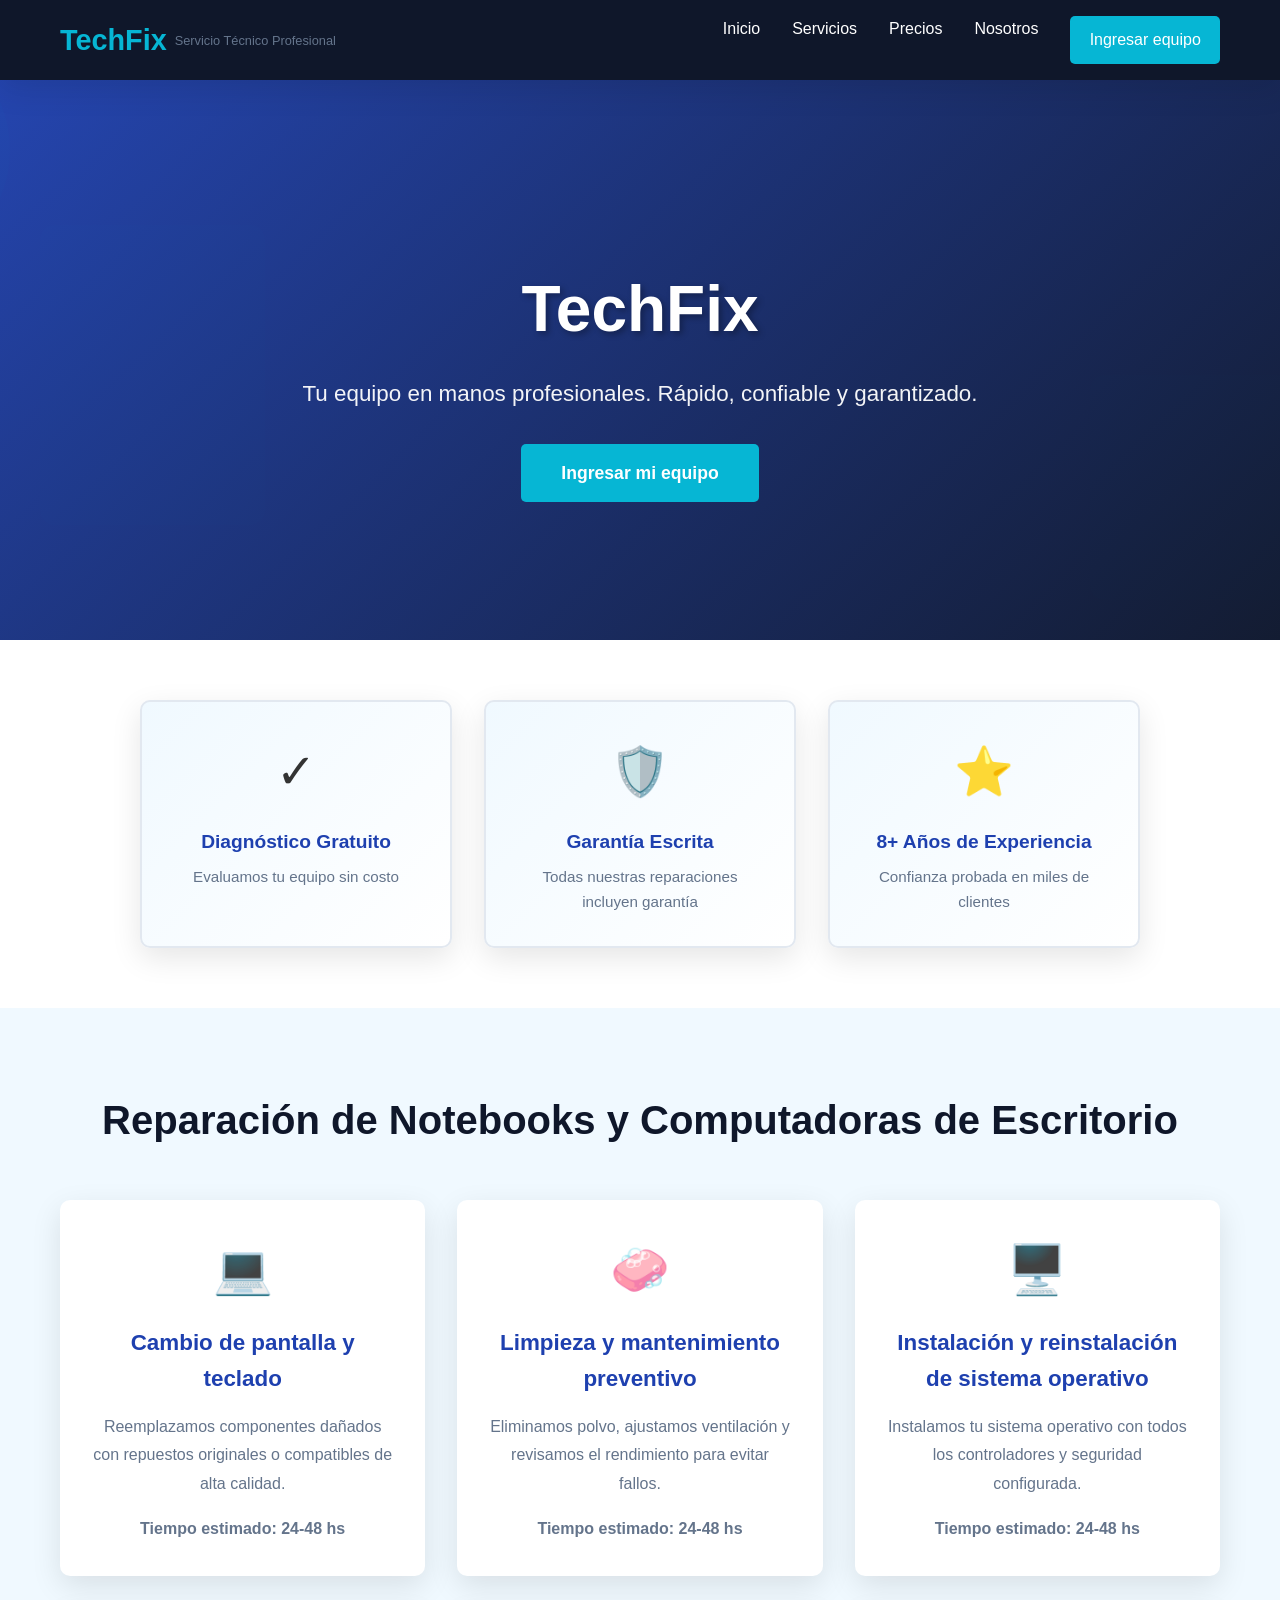
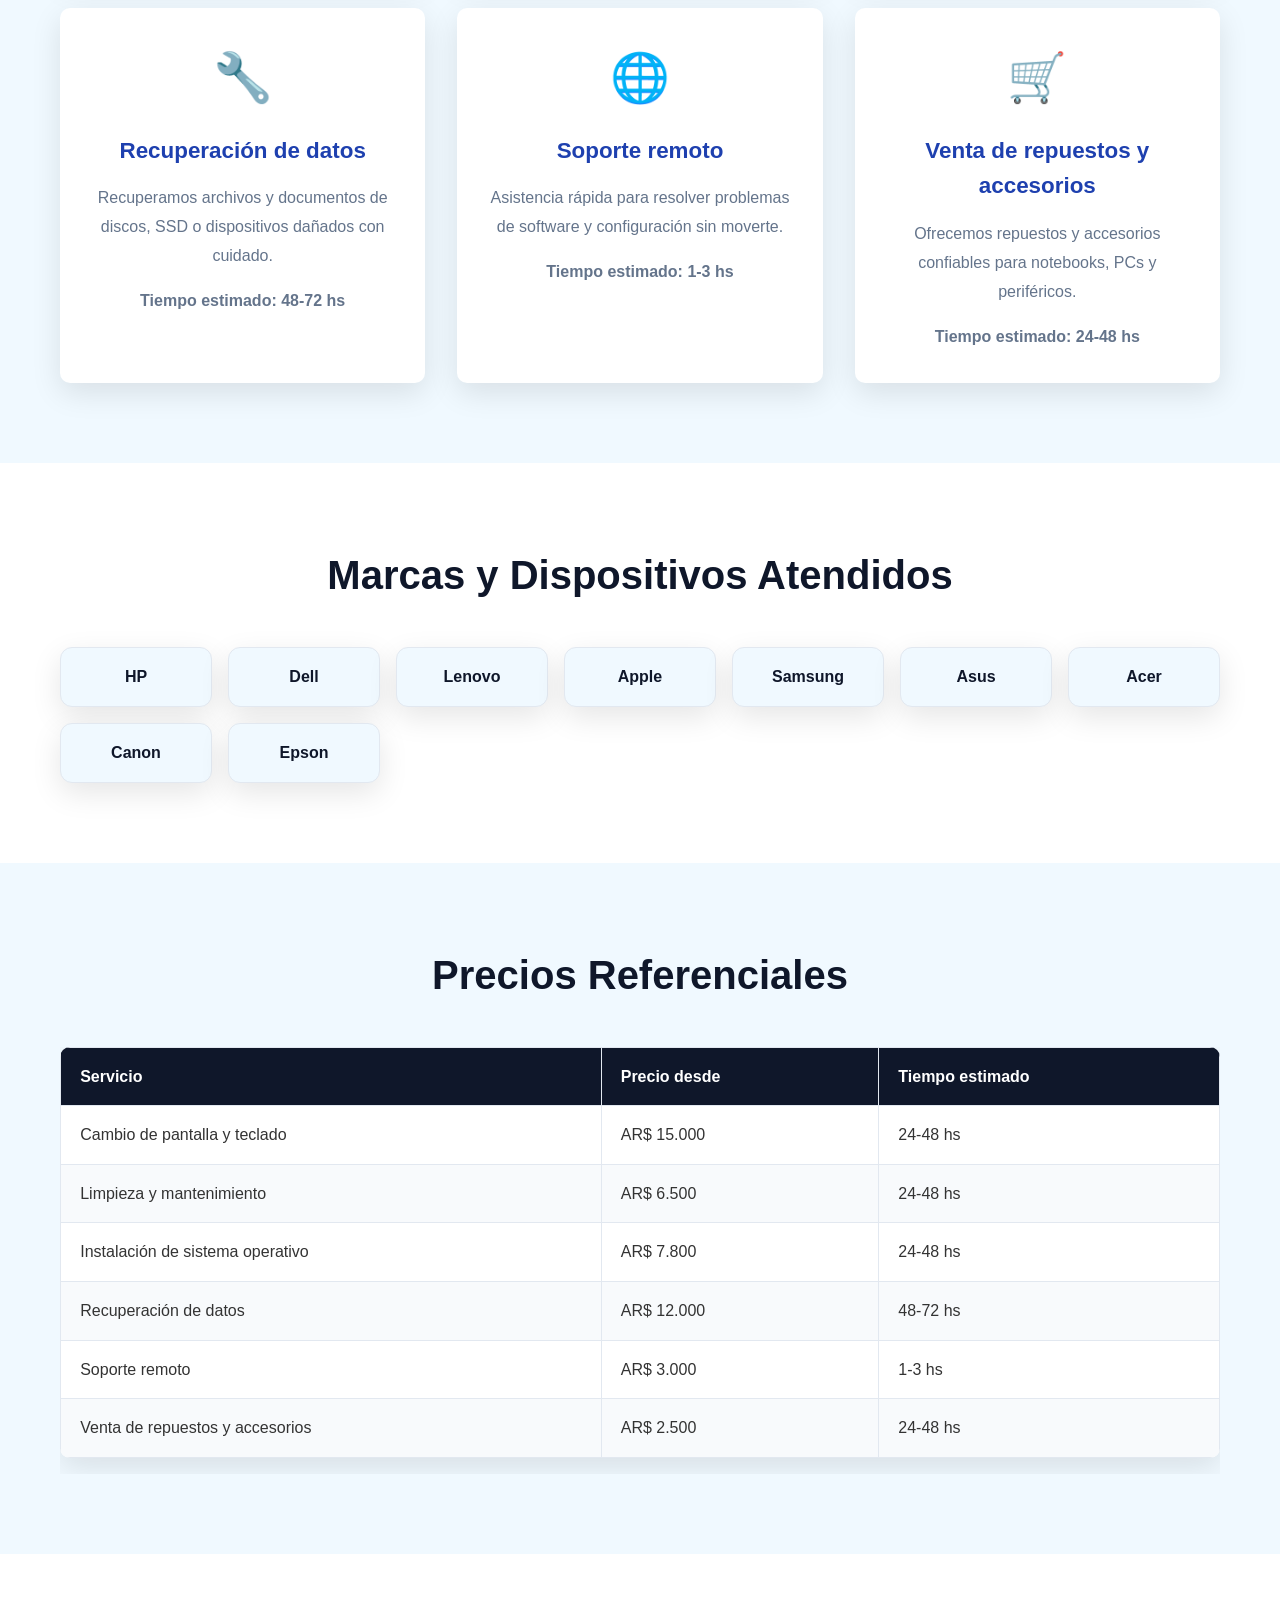
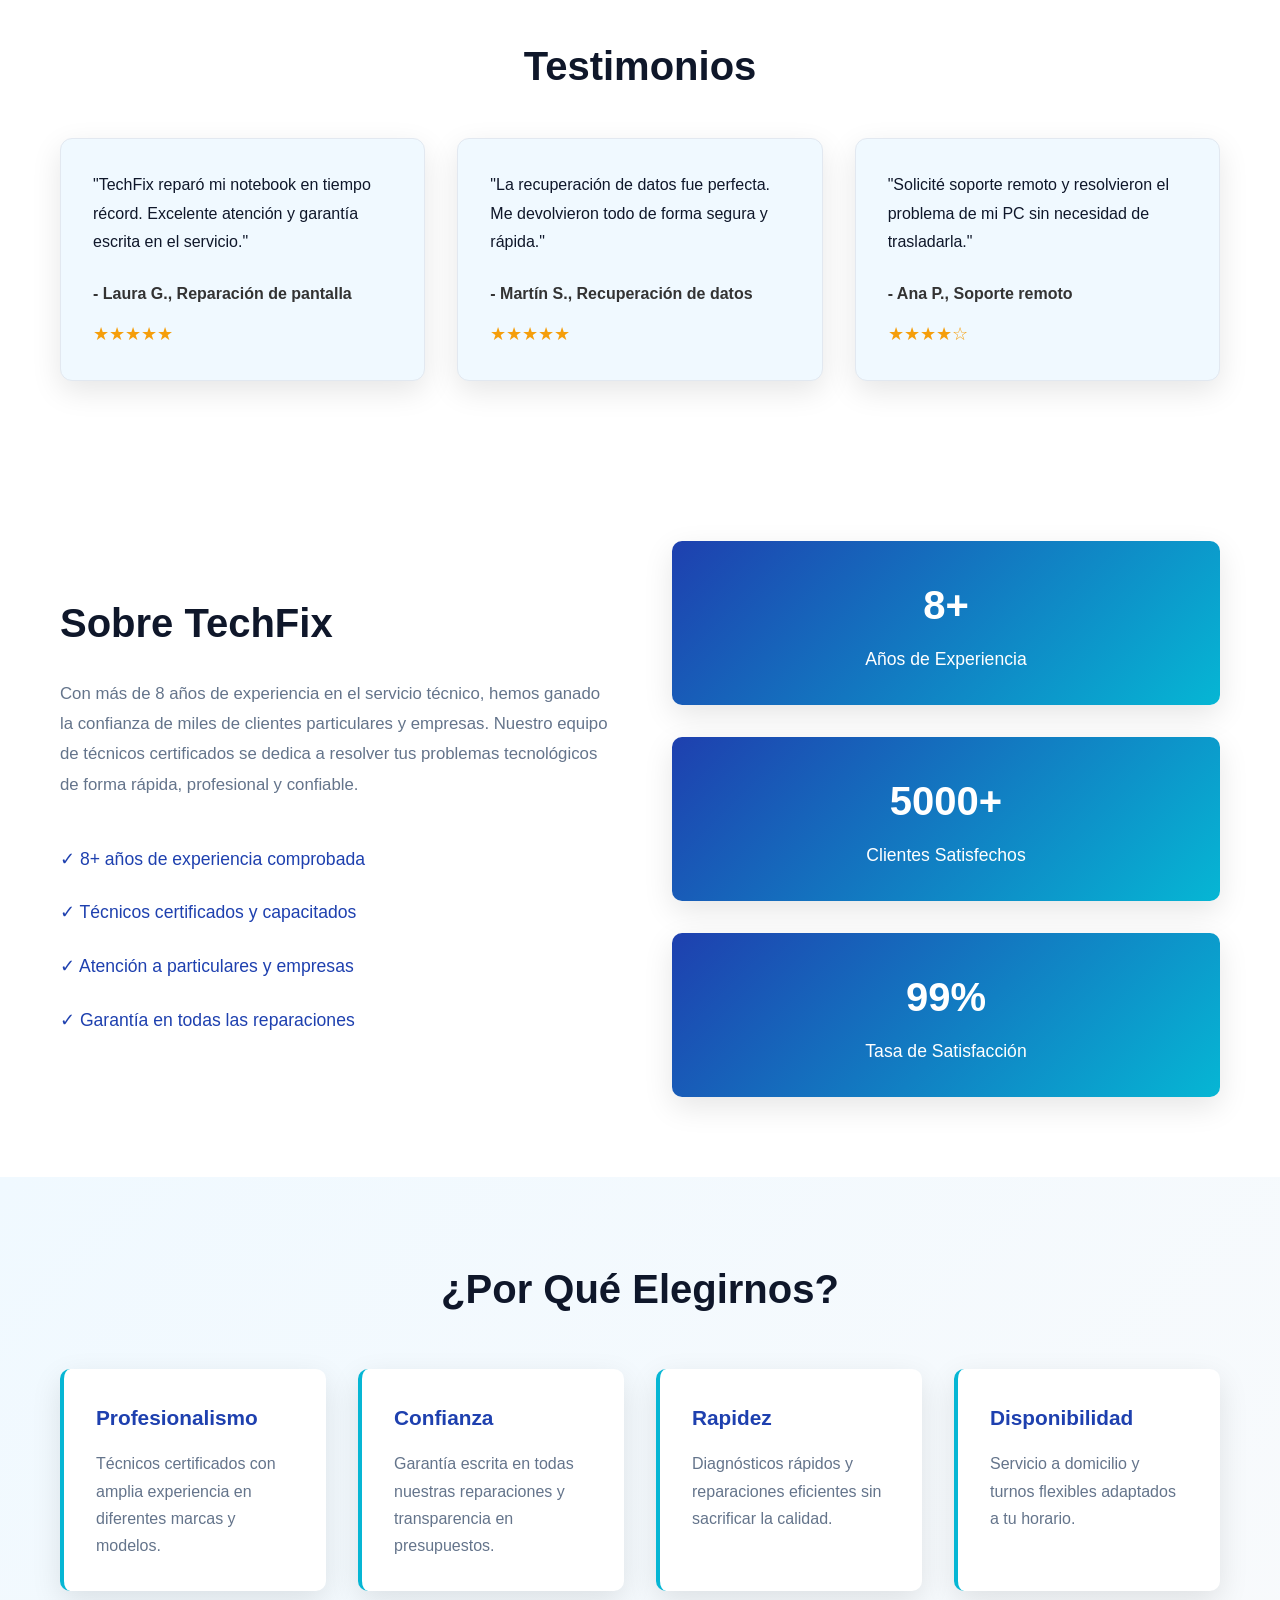
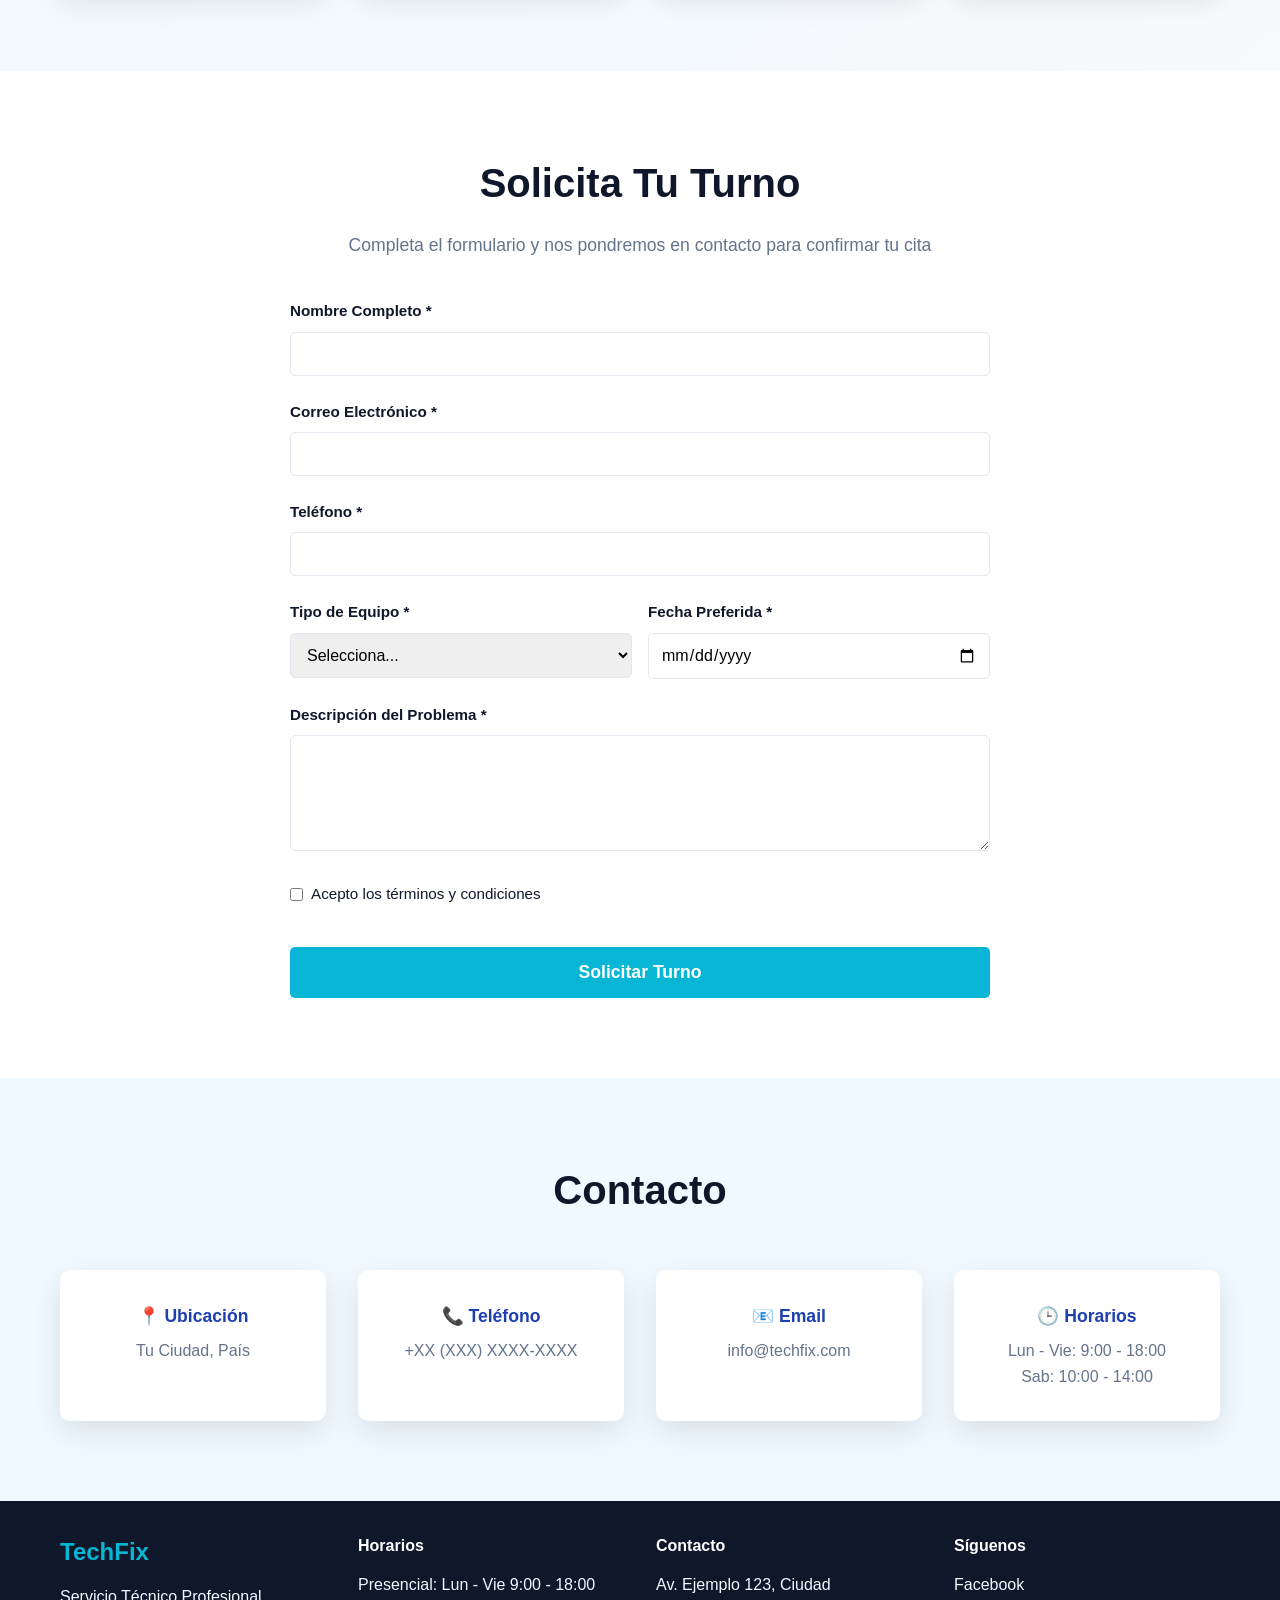
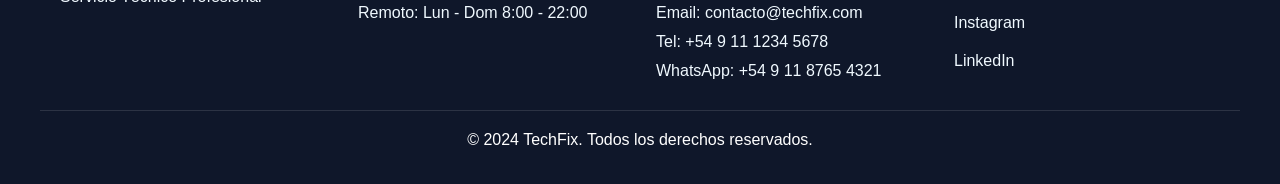
<file: index.html>
<!DOCTYPE html>
<html lang="es">
<head>
    <meta charset="UTF-8">
    <meta name="viewport" content="width=device-width, initial-scale=1.0">
    <title>TechFix - Servicio Técnico Profesional</title>
    <link rel="stylesheet" href="style.css">
</head>
<body>
    <!-- Navegación -->
    <header class="navbar">
        <div class="container">
            <div class="logo">
                <h1>TechFix</h1>
                <p class="tagline">Servicio Técnico Profesional</p>
            </div>
            <nav class="nav-links">
                <a href="#inicio">Inicio</a>
                <a href="#servicios">Servicios</a>
                <a href="#precios">Precios</a>
                <a href="#nosotros">Nosotros</a>
                <a href="ingreso.html" class="nav-ingresar">Ingresar equipo</a>
            </nav>
        </div>
    </header>

    <!-- Banner Principal -->
    <section id="inicio" class="hero">
        <div class="hero-overlay"></div>
        <div class="hero-content">
            <h1>TechFix</h1>
            <p class="hero-slogan">Tu equipo en manos profesionales. Rápido, confiable y garantizado.</p>
            <a href="ingreso.html" class="btn btn-primary btn-large">Ingresar mi equipo</a>
        </div>
    </section>

    <!-- Indicadores de Confianza -->
    <section class="indicadores">
        <div class="container">
            <div class="indicadores-grid">
                <div class="indicador">
                    <div class="indicador-icon">✓</div>
                    <h3>Diagnóstico Gratuito</h3>
                    <p>Evaluamos tu equipo sin costo</p>
                </div>
                <div class="indicador">
                    <div class="indicador-icon">🛡️</div>
                    <h3>Garantía Escrita</h3>
                    <p>Todas nuestras reparaciones incluyen garantía</p>
                </div>
                <div class="indicador">
                    <div class="indicador-icon">⭐</div>
                    <h3>8+ Años de Experiencia</h3>
                    <p>Confianza probada en miles de clientes</p>
                </div>
            </div>
        </div>
    </section>

    <!-- Servicios Destacados -->
    <section id="servicios" class="servicios">
        <div class="container">
            <h2>Reparación de Notebooks y Computadoras de Escritorio</h2>
            <div class="servicios-grid">
                <div class="servicio-card">
                    <div class="servicio-icon">💻</div>
                    <h3>Cambio de pantalla y teclado</h3>
                    <p>Reemplazamos componentes dañados con repuestos originales o compatibles de alta calidad.</p>
                    <p class="servicio-time">Tiempo estimado: 24-48 hs</p>
                </div>
                <div class="servicio-card">
                    <div class="servicio-icon">🧼</div>
                    <h3>Limpieza y mantenimiento preventivo</h3>
                    <p>Eliminamos polvo, ajustamos ventilación y revisamos el rendimiento para evitar fallos.</p>
                    <p class="servicio-time">Tiempo estimado: 24-48 hs</p>
                </div>
                <div class="servicio-card">
                    <div class="servicio-icon">🖥️</div>
                    <h3>Instalación y reinstalación de sistema operativo</h3>
                    <p>Instalamos tu sistema operativo con todos los controladores y seguridad configurada.</p>
                    <p class="servicio-time">Tiempo estimado: 24-48 hs</p>
                </div>
                <div class="servicio-card">
                    <div class="servicio-icon">🔧</div>
                    <h3>Recuperación de datos</h3>
                    <p>Recuperamos archivos y documentos de discos, SSD o dispositivos dañados con cuidado.</p>
                    <p class="servicio-time">Tiempo estimado: 48-72 hs</p>
                </div>
                <div class="servicio-card">
                    <div class="servicio-icon">🌐</div>
                    <h3>Soporte remoto</h3>
                    <p>Asistencia rápida para resolver problemas de software y configuración sin moverte.</p>
                    <p class="servicio-time">Tiempo estimado: 1-3 hs</p>
                </div>
                <div class="servicio-card">
                    <div class="servicio-icon">🛒</div>
                    <h3>Venta de repuestos y accesorios</h3>
                    <p>Ofrecemos repuestos y accesorios confiables para notebooks, PCs y periféricos.</p>
                    <p class="servicio-time">Tiempo estimado: 24-48 hs</p>
                </div>
            </div>
        </div>
    </section>

    <!-- Marcas y Dispositivos Atendidos -->
    <section id="marcas" class="marcas">
        <div class="container">
            <h2>Marcas y Dispositivos Atendidos</h2>
            <div class="marcas-grid">
                <div class="marca-item">HP</div>
                <div class="marca-item">Dell</div>
                <div class="marca-item">Lenovo</div>
                <div class="marca-item">Apple</div>
                <div class="marca-item">Samsung</div>
                <div class="marca-item">Asus</div>
                <div class="marca-item">Acer</div>
                <div class="marca-item">Canon</div>
                <div class="marca-item">Epson</div>
            </div>
        </div>
    </section>

    <!-- Tabla de Precios Referenciales -->
    <section id="precios" class="precios">
        <div class="container">
            <h2>Precios Referenciales</h2>
            <div class="tabla-precios-wrapper">
                <table class="tabla-precios">
                    <thead>
                        <tr>
                            <th>Servicio</th>
                            <th>Precio desde</th>
                            <th>Tiempo estimado</th>
                        </tr>
                    </thead>
                    <tbody>
                        <tr>
                            <td>Cambio de pantalla y teclado</td>
                            <td>AR$ 15.000</td>
                            <td>24-48 hs</td>
                        </tr>
                        <tr>
                            <td>Limpieza y mantenimiento</td>
                            <td>AR$ 6.500</td>
                            <td>24-48 hs</td>
                        </tr>
                        <tr>
                            <td>Instalación de sistema operativo</td>
                            <td>AR$ 7.800</td>
                            <td>24-48 hs</td>
                        </tr>
                        <tr>
                            <td>Recuperación de datos</td>
                            <td>AR$ 12.000</td>
                            <td>48-72 hs</td>
                        </tr>
                        <tr>
                            <td>Soporte remoto</td>
                            <td>AR$ 3.000</td>
                            <td>1-3 hs</td>
                        </tr>
                        <tr>
                            <td>Venta de repuestos y accesorios</td>
                            <td>AR$ 2.500</td>
                            <td>24-48 hs</td>
                        </tr>
                    </tbody>
                </table>
            </div>
        </div>
    </section>

    <!-- Testimonios -->
    <section class="testimonios">
        <div class="container">
            <h2>Testimonios</h2>
            <div class="testimonios-grid">
                <div class="testimonio-card">
                    <p class="testimonio-text">"TechFix reparó mi notebook en tiempo récord. Excelente atención y garantía escrita en el servicio."</p>
                    <p class="testimonio-author">- Laura G., Reparación de pantalla</p>
                    <div class="testimonio-rating">★★★★★</div>
                </div>
                <div class="testimonio-card">
                    <p class="testimonio-text">"La recuperación de datos fue perfecta. Me devolvieron todo de forma segura y rápida."</p>
                    <p class="testimonio-author">- Martín S., Recuperación de datos</p>
                    <div class="testimonio-rating">★★★★★</div>
                </div>
                <div class="testimonio-card">
                    <p class="testimonio-text">"Solicité soporte remoto y resolvieron el problema de mi PC sin necesidad de trasladarla."</p>
                    <p class="testimonio-author">- Ana P., Soporte remoto</p>
                    <div class="testimonio-rating">★★★★☆</div>
                </div>
            </div>
        </div>
    </section>

    <!-- Sobre Nosotros -->
    <section id="nosotros" class="nosotros">
        <div class="container">
            <div class="nosotros-content">
                <div class="nosotros-text">
                    <h2>Sobre TechFix</h2>
                    <p>Con más de 8 años de experiencia en el servicio técnico, hemos ganado la confianza de miles de clientes particulares y empresas. Nuestro equipo de técnicos certificados se dedica a resolver tus problemas tecnológicos de forma rápida, profesional y confiable.</p>
                    <ul class="caracteristicas">
                        <li>✓ 8+ años de experiencia comprobada</li>
                        <li>✓ Técnicos certificados y capacitados</li>
                        <li>✓ Atención a particulares y empresas</li>
                        <li>✓ Garantía en todas las reparaciones</li>
                    </ul>
                </div>
                <div class="nosotros-stats">
                    <div class="stat">
                        <h3>8+</h3>
                        <p>Años de Experiencia</p>
                    </div>
                    <div class="stat">
                        <h3>5000+</h3>
                        <p>Clientes Satisfechos</p>
                    </div>
                    <div class="stat">
                        <h3>99%</h3>
                        <p>Tasa de Satisfacción</p>
                    </div>
                </div>
            </div>
        </div>
    </section>

    <!-- Por qué elegirnos -->
    <section class="por-que-elegirnos">
        <div class="container">
            <h2>¿Por Qué Elegirnos?</h2>
            <div class="razones-grid">
                <div class="razon">
                    <h4>Profesionalismo</h4>
                    <p>Técnicos certificados con amplia experiencia en diferentes marcas y modelos.</p>
                </div>
                <div class="razon">
                    <h4>Confianza</h4>
                    <p>Garantía escrita en todas nuestras reparaciones y transparencia en presupuestos.</p>
                </div>
                <div class="razon">
                    <h4>Rapidez</h4>
                    <p>Diagnósticos rápidos y reparaciones eficientes sin sacrificar la calidad.</p>
                </div>
                <div class="razon">
                    <h4>Disponibilidad</h4>
                    <p>Servicio a domicilio y turnos flexibles adaptados a tu horario.</p>
                </div>
            </div>
        </div>
    </section>

    <!-- Formulario de Turno -->
    <section id="turno" class="turno">
        <div class="container">
            <h2>Solicita Tu Turno</h2>
            <p class="subtitle">Completa el formulario y nos pondremos en contacto para confirmar tu cita</p>
            <form class="turno-form" id="turnoForm">
                <div class="form-group">
                    <label for="nombre">Nombre Completo *</label>
                    <input type="text" id="nombre" name="nombre" required>
                </div>
                <div class="form-group">
                    <label for="email">Correo Electrónico *</label>
                    <input type="email" id="email" name="email" required>
                </div>
                <div class="form-group">
                    <label for="telefono">Teléfono *</label>
                    <input type="tel" id="telefono" name="telefono" required>
                </div>
                <div class="form-row">
                    <div class="form-group">
                        <label for="tipo-equipo">Tipo de Equipo *</label>
                        <select id="tipo-equipo" name="tipo-equipo" required>
                            <option value="">Selecciona...</option>
                            <option value="computadora">Computadora / PC</option>
                            <option value="notebook">Notebook / Laptop</option>
                            <option value="tablet">Tablet</option>
                            <option value="smartphone">Smartphone</option>
                            <option value="impresora">Impresora</option>
                            <option value="otro">Otro</option>
                        </select>
                    </div>
                    <div class="form-group">
                        <label for="fecha">Fecha Preferida *</label>
                        <input type="date" id="fecha" name="fecha" required>
                    </div>
                </div>
                <div class="form-group">
                    <label for="problema">Descripción del Problema *</label>
                    <textarea id="problema" name="problema" rows="5" required></textarea>
                </div>
                <div class="form-group checkbox">
                    <input type="checkbox" id="terminos" name="terminos" required>
                    <label for="terminos">Acepto los términos y condiciones</label>
                </div>
                <button type="submit" class="btn btn-primary btn-large">Solicitar Turno</button>
            </form>
            <div id="mensaje-exito" class="mensaje-exito" style="display: none;">
                ✓ Tu solicitud ha sido enviada. Nos contactaremos pronto para confirmar tu turno.
            </div>
        </div>
    </section>

    <!-- Contacto -->
    <section id="contacto" class="contacto">
        <div class="container">
            <h2>Contacto</h2>
            <div class="contacto-info">
                <div class="info-item">
                    <h4>📍 Ubicación</h4>
                    <p>Tu Ciudad, País</p>
                </div>
                <div class="info-item">
                    <h4>📞 Teléfono</h4>
                    <p>+XX (XXX) XXXX-XXXX</p>
                </div>
                <div class="info-item">
                    <h4>📧 Email</h4>
                    <p>info@techfix.com</p>
                </div>
                <div class="info-item">
                    <h4>🕒 Horarios</h4>
                    <p>Lun - Vie: 9:00 - 18:00<br>Sab: 10:00 - 14:00</p>
                </div>
            </div>
        </div>
    </section>

    <!-- Footer -->
    <footer class="footer">
        <div class="container footer-grid">
            <div class="footer-brand">
                <h2>TechFix</h2>
                <p>Servicio Técnico Profesional</p>
            </div>
            <div class="footer-info">
                <h4>Horarios</h4>
                <p>Presencial: Lun - Vie 9:00 - 18:00</p>
                <p>Remoto: Lun - Dom 8:00 - 22:00</p>
            </div>
            <div class="footer-contacto">
                <h4>Contacto</h4>
                <p>Av. Ejemplo 123, Ciudad</p>
                <p>Email: contacto@techfix.com</p>
                <p>Tel: +54 9 11 1234 5678</p>
                <p>WhatsApp: +54 9 11 8765 4321</p>
            </div>
            <div class="footer-redes">
                <h4>Síguenos</h4>
                <div class="social-links">
                    <a href="#">Facebook</a>
                    <a href="#">Instagram</a>
                    <a href="#">LinkedIn</a>
                </div>
            </div>
        </div>
        <div class="container footer-copy">
            <p>&copy; 2024 TechFix. Todos los derechos reservados.</p>
        </div>
    </footer>

    <script>
        document.getElementById('turnoForm').addEventListener('submit', function(e) {
            e.preventDefault();
            
            // Simulamos el envío del formulario
            const form = this;
            const mensajeExito = document.getElementById('mensaje-exito');
            
            // Mostrar mensaje de éxito
            mensajeExito.style.display = 'block';
            
            // Ocultar formulario
            form.style.display = 'none';
            
            // En una implementación real, aquí enviarías los datos a un servidor
            console.log({
                nombre: document.getElementById('nombre').value,
                email: document.getElementById('email').value,
                telefono: document.getElementById('telefono').value,
                tipoEquipo: document.getElementById('tipo-equipo').value,
                fecha: document.getElementById('fecha').value,
                problema: document.getElementById('problema').value
            });
        });

        // Navegación suave
        document.querySelectorAll('a[href^="#"]').forEach(anchor => {
            anchor.addEventListener('click', function(e) {
                if (this.getAttribute('href') === '#') return;
                e.preventDefault();
                const target = document.querySelector(this.getAttribute('href'));
                if (target) {
                    target.scrollIntoView({ behavior: 'smooth' });
                }
            });
        });
    </script>
</body>
</html>
</file>
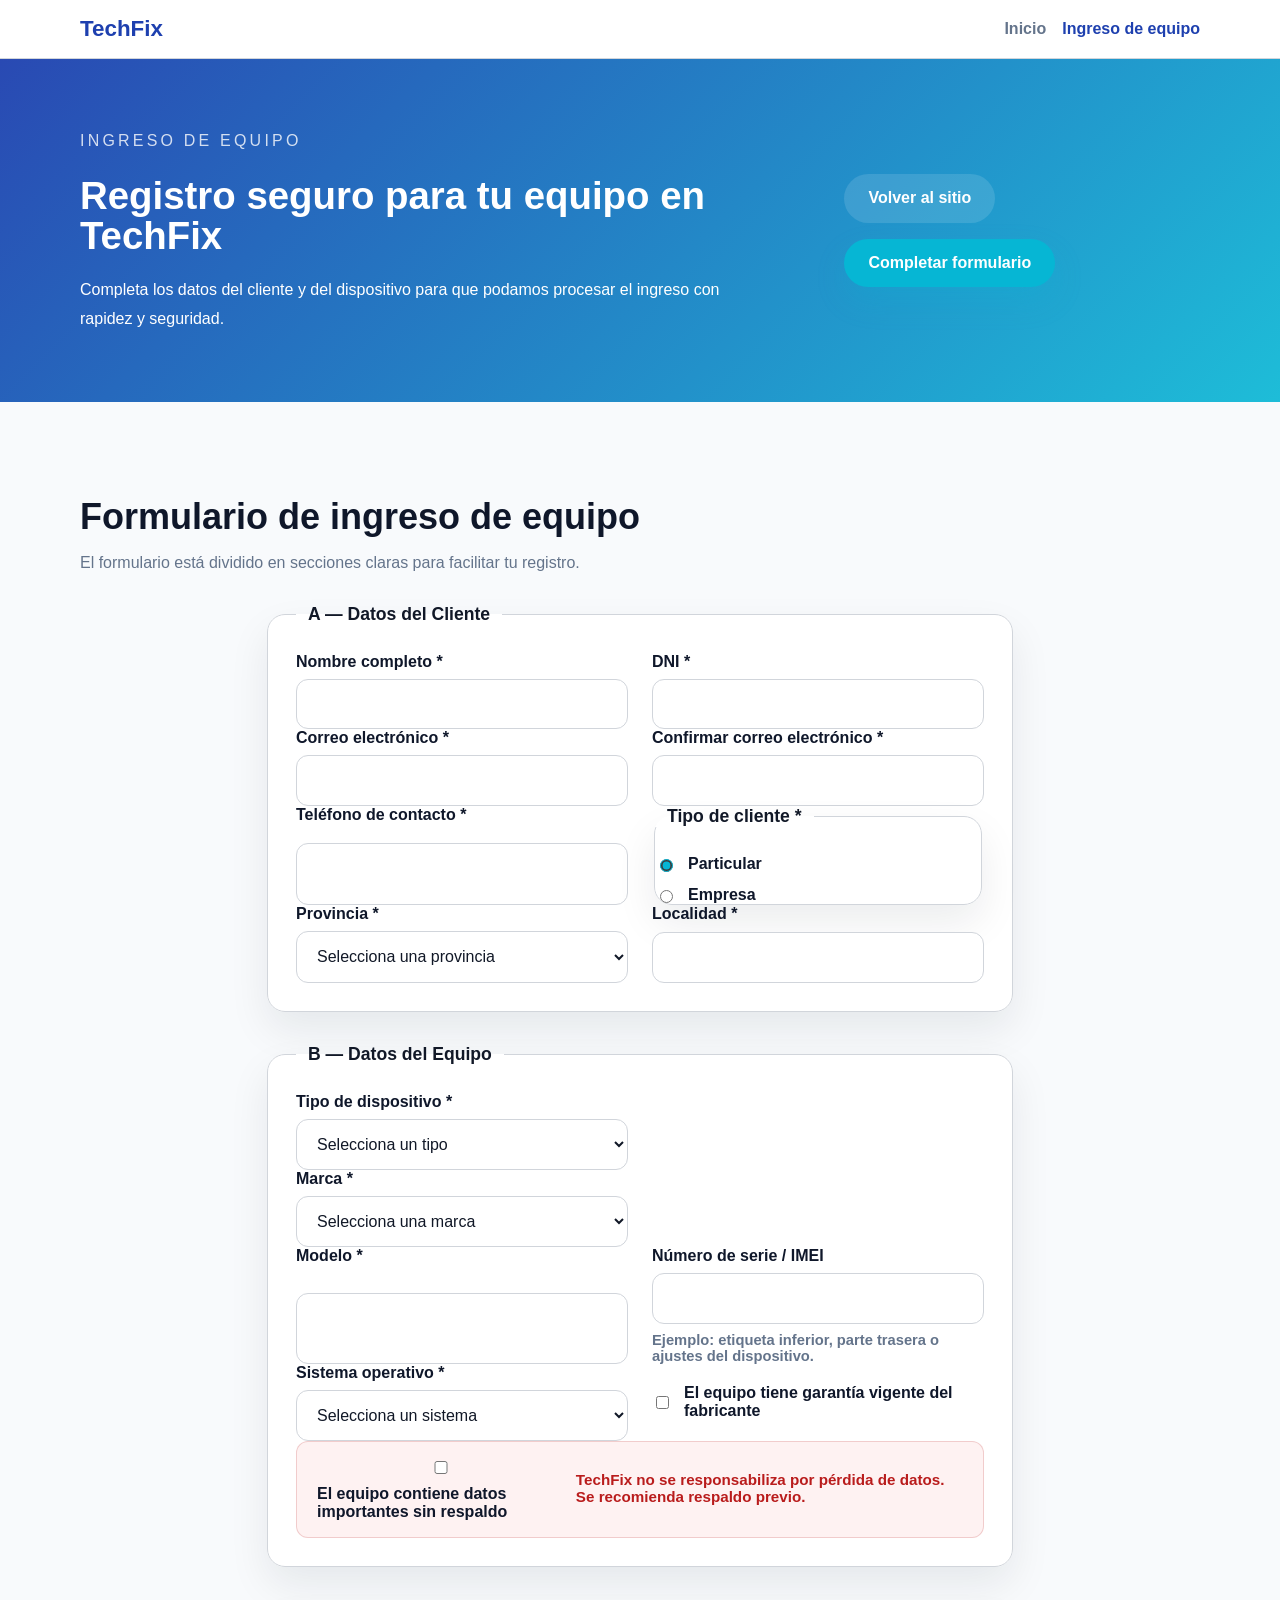
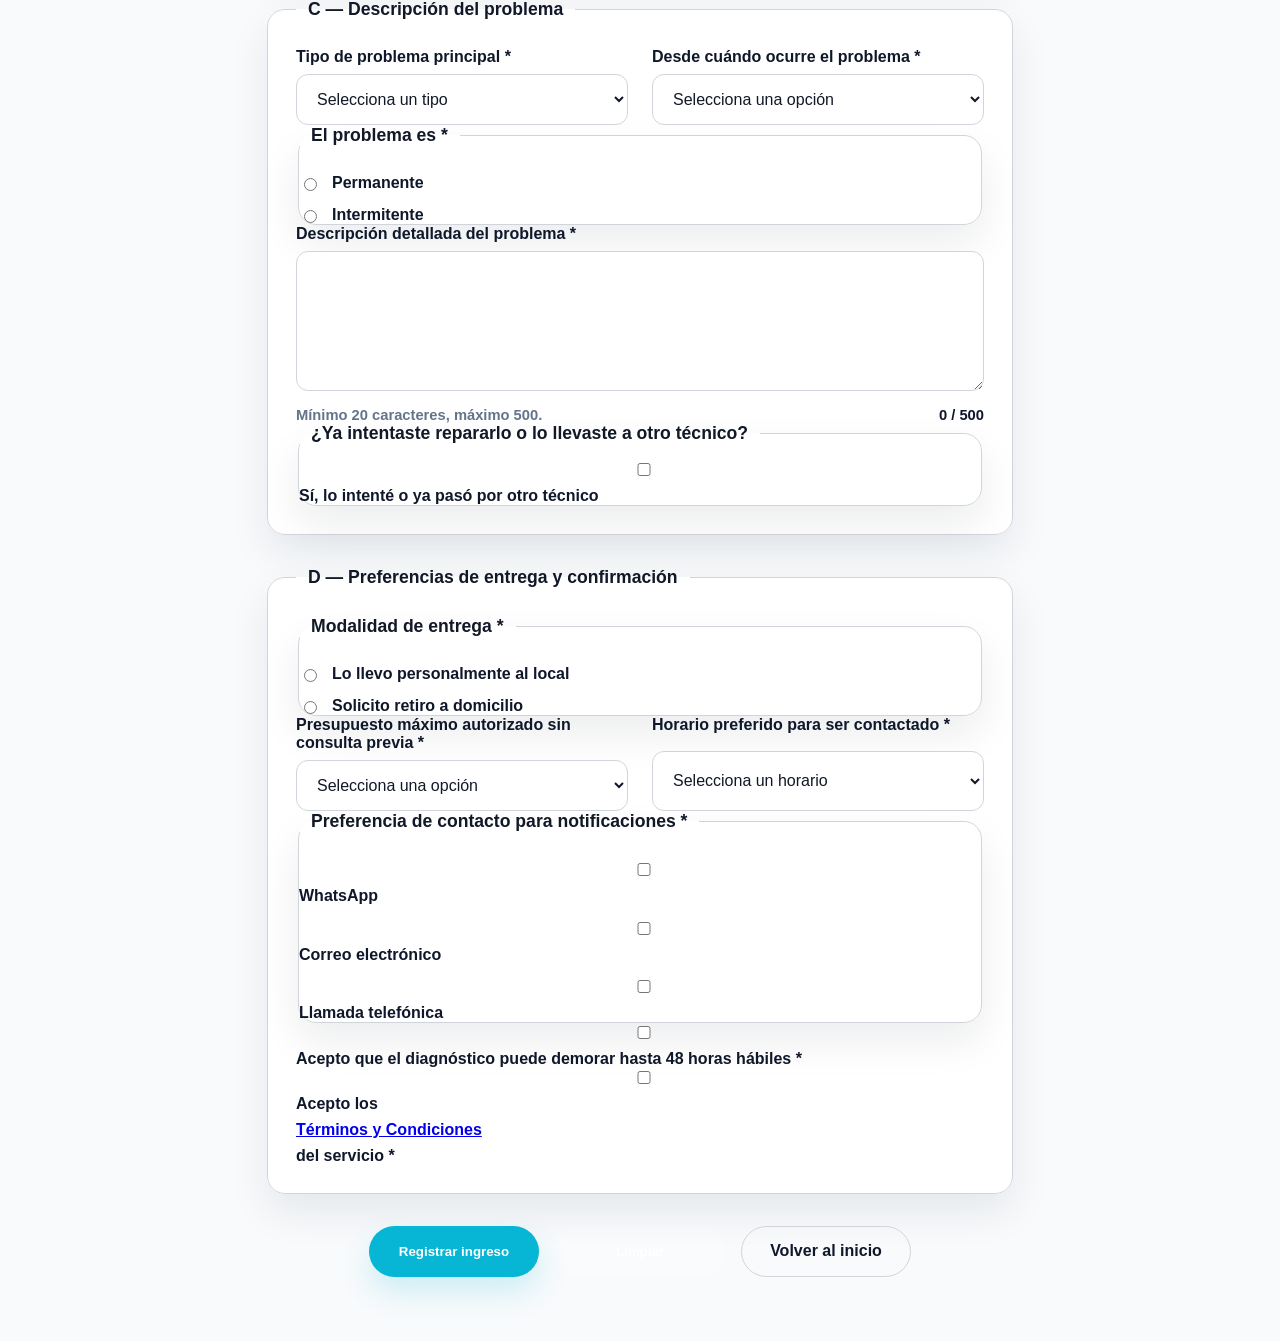
<file: ingreso.html>
<!DOCTYPE html>
<html lang="es">
<head>
    <meta charset="UTF-8">
    <meta name="viewport" content="width=device-width, initial-scale=1.0">
    <title>TechFix - Ingreso de Equipo</title>
    <link rel="stylesheet" href="ingreso.css">
</head>
<body>
    <header class="page-header">
        <div class="container header-inner">
            <a href="index.html" class="brand">TechFix</a>
            <nav class="top-nav">
                <a href="index.html">Inicio</a>
                <a href="ingreso.html" class="active">Ingreso de equipo</a>
            </nav>
        </div>
    </header>

    <main>
        <section class="hero-section">
            <div class="container hero-content">
                <div>
                    <p class="eyebrow">Ingreso de equipo</p>
                    <h1>Registro seguro para tu equipo en TechFix</h1>
                    <p>Completa los datos del cliente y del dispositivo para que podamos procesar el ingreso con rapidez y seguridad.</p>
                </div>
                <div class="hero-actions">
                    <a href="index.html" class="btn btn-secondary">Volver al sitio</a>
                    <a href="#registro" class="btn btn-primary">Completar formulario</a>
                </div>
            </div>
        </section>

        <section id="registro" class="form-section">
            <div class="container">
                <h2>Formulario de ingreso de equipo</h2>
                <p class="section-subtitle">El formulario está dividido en secciones claras para facilitar tu registro.</p>
                <form id="ingresoForm" novalidate>
                    <fieldset>
                        <legend>A — Datos del Cliente</legend>
                        <div class="grid-2">
                            <label>
                                Nombre completo *
                                <input type="text" name="nombre" required>
                            </label>
                            <label>
                                DNI *
                                <input type="text" name="dni" required>
                            </label>
                        </div>
                        <div class="grid-2">
                            <label>
                                Correo electrónico *
                                <input type="email" name="email" required>
                            </label>
                            <label>
                                Confirmar correo electrónico *
                                <input type="email" name="emailConfirm" required>
                            </label>
                        </div>
                        <div class="grid-2">
                            <label>
                                Teléfono de contacto *
                                <input type="tel" name="telefono" required>
                            </label>
                            <fieldset class="field-group" id="tipoClienteGroup">
                                <legend>Tipo de cliente *</legend>
                                <div class="radio-group">
                                    <label class="radio-label"><input type="radio" name="tipoCliente" value="Particular" checked> Particular</label>
                                    <label class="radio-label"><input type="radio" name="tipoCliente" value="Empresa"> Empresa</label>
                                </div>
                            </fieldset>
                        </div>
                        <div class="grid-2 empresa-fields hidden">
                            <label>
                                Nombre de la empresa
                                <input type="text" name="empresaNombre" placeholder="Razón social">
                            </label>
                            <label>
                                CUIT
                                <input type="text" name="empresaCuit" placeholder="00-00000000-0">
                            </label>
                        </div>
                        <div class="grid-2">
                            <label>
                                Provincia *
                                <select name="provincia" required>
                                    <option value="">Selecciona una provincia</option>
                                    <option value="Buenos Aires">Buenos Aires</option>
                                    <option value="Ciudad Autónoma de Buenos Aires">Ciudad Autónoma de Buenos Aires</option>
                                    <option value="Catamarca">Catamarca</option>
                                    <option value="Córdoba">Córdoba</option>
                                    <option value="Corrientes">Corrientes</option>
                                    <option value="Entre Ríos">Entre Ríos</option>
                                    <option value="Mendoza">Mendoza</option>
                                    <option value="Santa Fe">Santa Fe</option>
                                    <option value="Tucumán">Tucumán</option>
                                    <option value="Salta">Salta</option>
                                </select>
                            </label>
                            <label>
                                Localidad *
                                <input type="text" name="localidad" required>
                            </label>
                        </div>
                    </fieldset>

                    <fieldset>
                        <legend>B — Datos del Equipo</legend>
                        <div class="grid-2">
                            <label>
                                Tipo de dispositivo *
                                <select name="tipoDispositivo" id="tipoDispositivo" required>
                                    <option value="">Selecciona un tipo</option>
                                    <option value="Notebook">Notebook</option>
                                    <option value="Computador de escritorio">Computador de escritorio</option>
                                    <option value="Impresora">Impresora</option>
                                    <option value="Tablet">Tablet</option>
                                    <option value="Teléfono móvil">Teléfono móvil</option>
                                    <option value="Otro">Otro</option>
                                </select>
                            </label>
                            <label class="hidden" id="otroDispositivoLabel">
                                Especificar otro dispositivo *
                                <input type="text" name="otroDispositivo" id="otroDispositivo">
                            </label>
                        </div>
                        <div class="grid-2">
                            <label>
                                Marca *
                                <select name="marca" id="marcaEquipo" required>
                                    <option value="">Selecciona una marca</option>
                                    <option value="HP">HP</option>
                                    <option value="Dell">Dell</option>
                                    <option value="Lenovo">Lenovo</option>
                                    <option value="Apple">Apple</option>
                                    <option value="Samsung">Samsung</option>
                                    <option value="Asus">Asus</option>
                                    <option value="Acer">Acer</option>
                                    <option value="Canon">Canon</option>
                                    <option value="Epson">Epson</option>
                                    <option value="Otra">Otra</option>
                                </select>
                            </label>
                            <label class="hidden" id="otraMarcaLabel">
                                Especificar otra marca *
                                <input type="text" name="otraMarca" id="otraMarca">
                            </label>
                        </div>
                        <div class="grid-2">
                            <label>
                                Modelo *
                                <input type="text" name="modelo" required>
                            </label>
                            <label>
                                Número de serie / IMEI
                                <input type="text" name="serie">
                                <span class="field-note">Ejemplo: etiqueta inferior, parte trasera o ajustes del dispositivo.</span>
                            </label>
                        </div>
                        <div class="grid-2">
                            <label>
                                Sistema operativo *
                                <select name="sistemaOperativo" required>
                                    <option value="">Selecciona un sistema</option>
                                    <option value="Windows 10">Windows 10</option>
                                    <option value="Windows 11">Windows 11</option>
                                    <option value="macOS">macOS</option>
                                    <option value="Linux">Linux</option>
                                    <option value="Android">Android</option>
                                    <option value="iOS">iOS</option>
                                    <option value="No aplica / No sabe">No aplica / No sabe</option>
                                </select>
                            </label>
                            <label class="checkbox-field">
                                <input type="checkbox" name="garantia" id="garantiaCheckbox">
                                El equipo tiene garantía vigente del fabricante
                            </label>
                        </div>
                        <div class="grid-2 garantia-fields hidden" id="garantiaFields">
                            <label>
                                Número de orden de compra o fecha de compra
                                <input type="text" name="ordenCompra" placeholder="Ej: 12345 / 15/02/2024">
                            </label>
                            <div></div>
                        </div>
                        <div class="checkbox-field warning-field">
                            <label>
                                <input type="checkbox" name="datosImportantes" id="datosImportantesCheckbox">
                                El equipo contiene datos importantes sin respaldo
                            </label>
                            <p class="warning-text">TechFix no se responsabiliza por pérdida de datos. Se recomienda respaldo previo.</p>
                        </div>
                    </fieldset>

                    <fieldset>
                        <legend>C — Descripción del problema</legend>
                        <div class="grid-2">
                            <label>
                                Tipo de problema principal *
                                <select name="tipoProblema" required>
                                    <option value="">Selecciona un tipo</option>
                                    <option value="No enciende">No enciende</option>
                                    <option value="Pantalla dañada">Pantalla dañada</option>
                                    <option value="Lentitud o rendimiento">Lentitud o rendimiento</option>
                                    <option value="Virus o malware">Virus o malware</option>
                                    <option value="Problema de red o conectividad">Problema de red o conectividad</option>
                                    <option value="Daño por líquido">Daño por líquido</option>
                                    <option value="Sonido">Sonido</option>
                                    <option value="Otro">Otro</option>
                                </select>
                            </label>
                            <label>
                                Desde cuándo ocurre el problema *
                                <select name="desdeCuando" required>
                                    <option value="">Selecciona una opción</option>
                                    <option value="Hoy">Hoy</option>
                                    <option value="Hace algunos días">Hace algunos días</option>
                                    <option value="Hace semanas">Hace semanas</option>
                                    <option value="Hace meses">Hace meses</option>
                                </select>
                            </label>
                        </div>
                        <fieldset class="field-group" id="tipoPersistenciaGroup">
                            <legend>El problema es *</legend>
                            <div class="radio-group">
                                <label class="radio-label"><input type="radio" name="tipoPersistencia" value="Permanente" required> Permanente</label>
                                <label class="radio-label"><input type="radio" name="tipoPersistencia" value="Intermitente"> Intermitente</label>
                            </div>
                        </fieldset>
                        <label>
                            Descripción detallada del problema *
                            <textarea name="descripcionProblema" id="descripcionProblema" rows="5" minlength="20" maxlength="500" required></textarea>
                            <div class="field-footer">
                                <span class="field-note">Mínimo 20 caracteres, máximo 500.</span>
                                <span class="counter" id="descripcionContador">0 / 500</span>
                            </div>
                        </label>
                        <fieldset class="field-group">
                            <legend>¿Ya intentaste repararlo o lo llevaste a otro técnico?</legend>
                            <label class="checkbox-label"><input type="checkbox" id="reparadoAntesCheckbox" name="reparadoAntes"> Sí, lo intenté o ya pasó por otro técnico</label>
                        </fieldset>
                        <label class="hidden" id="reparadoAntesLabel">
                            Describí qué se hizo anteriormente
                            <textarea name="detalleReparadoAntes" id="detalleReparadoAntes" rows="4" maxlength="300"></textarea>
                            <div class="field-footer">
                                <span class="field-note">Máximo 300 caracteres.</span>
                                <span class="counter" id="reparadoAntesContador">0 / 300</span>
                            </div>
                        </label>
                    </fieldset>

                    <fieldset>
                        <legend>D — Preferencias de entrega y confirmación</legend>
                        <fieldset class="field-group" id="modalidadEntregaGroup">
                            <legend>Modalidad de entrega *</legend>
                            <div class="radio-group">
                                <label class="radio-label"><input type="radio" name="modalidadEntrega" value="Local" required> Lo llevo personalmente al local</label>
                                <label class="radio-label"><input type="radio" name="modalidadEntrega" value="Domicilio"> Solicito retiro a domicilio</label>
                            </div>
                        </fieldset>
                        <label class="hidden" id="domicilioDireccionLabel">
                            Dirección completa para retiro *
                            <input type="text" name="direccionDomicilio" id="direccionDomicilio">
                        </label>
                        <div class="grid-2">
                            <label>
                                Presupuesto máximo autorizado sin consulta previa *
                                <select name="presupuestoMaximo" required>
                                    <option value="">Selecciona una opción</option>
                                    <option value="Hasta $5.000">Hasta $5.000</option>
                                    <option value="Hasta $15.000">Hasta $15.000</option>
                                    <option value="Hasta $30.000">Hasta $30.000</option>
                                    <option value="Sin límite">Sin límite</option>
                                    <option value="Necesito consultar antes de aprobar cualquier gasto">Necesito consultar antes de aprobar cualquier gasto</option>
                                </select>
                            </label>
                            <label>
                                Horario preferido para ser contactado *
                                <select name="horarioPreferido" required>
                                    <option value="">Selecciona un horario</option>
                                    <option value="Mañana 9 a 12">Mañana 9 a 12</option>
                                    <option value="Tarde 12 a 17">Tarde 12 a 17</option>
                                    <option value="Tarde-noche 17 a 20">Tarde-noche 17 a 20</option>
                                    <option value="Indistinto">Indistinto</option>
                                </select>
                            </label>
                        </div>
                        <fieldset class="field-group" id="preferenciasContactoGroup">
                            <legend>Preferencia de contacto para notificaciones *</legend>
                            <div class="checkbox-group">
                                <label class="checkbox-label"><input type="checkbox" name="preferenciasContacto" value="WhatsApp"> WhatsApp</label>
                                <label class="checkbox-label"><input type="checkbox" name="preferenciasContacto" value="Correo electrónico"> Correo electrónico</label>
                                <label class="checkbox-label"><input type="checkbox" name="preferenciasContacto" value="Llamada telefónica"> Llamada telefónica</label>
                            </div>
                        </fieldset>
                        <label class="checkbox-label required-checkbox">
                            <input type="checkbox" id="aceptaDiagnostico" name="aceptaDiagnostico" required>
                            Acepto que el diagnóstico puede demorar hasta 48 horas hábiles *
                        </label>
                        <label class="checkbox-label required-checkbox">
                            <input type="checkbox" id="aceptaTerminos" name="aceptaTerminos" required>
                            Acepto los <a href="#" class="link-inline">Términos y Condiciones</a> del servicio *
                        </label>
                    </fieldset>

                    <div class="form-actions">
                        <button type="submit" class="btn btn-primary">Registrar ingreso</button>
                        <button type="reset" class="btn btn-secondary">Limpiar</button>
                        <a href="index.html" class="btn btn-link">Volver al inicio</a>
                    </div>
                </form>
            </div>
        </section>
    </main>

    <div id="confirmationScreen" class="confirmation-screen hidden"></div>
    <script src="validaciones.js" defer></script>
</body>
</html>
</file>
<file: style.css>
/* Reset y estilos generales */
* {
    margin: 0;
    padding: 0;
    box-sizing: border-box;
}

:root {
    --color-primary: #1e40af;
    --color-secondary: #0f172a;
    --color-accent: #06b6d4;
    --color-light: #f0f9ff;
    --color-white: #ffffff;
    --color-gray: #64748b;
    --color-border: #e2e8f0;
    --shadow: 0 10px 30px rgba(0, 0, 0, 0.1);
    --shadow-hover: 0 15px 40px rgba(0, 0, 0, 0.15);
}

body {
    font-family: 'Segoe UI', Tahoma, Geneva, Verdana, sans-serif;
    line-height: 1.6;
    color: #333;
    overflow-x: hidden;
}

html {
    scroll-behavior: smooth;
}

.container {
    max-width: 1200px;
    margin: 0 auto;
    padding: 0 20px;
}

/* Navegación */
.navbar {
    background-color: var(--color-secondary);
    color: var(--color-white);
    padding: 1rem 0;
    position: sticky;
    top: 0;
    z-index: 100;
    box-shadow: var(--shadow);
}

.navbar .container {
    display: flex;
    justify-content: space-between;
    align-items: center;
}

.logo {
    display: flex;
    align-items: center;
    gap: 0.5rem;
}

.logo h1 {
    font-size: 1.8rem;
    font-weight: 700;
    color: var(--color-accent);
}

.tagline {
    font-size: 0.8rem;
    color: var(--color-gray);
    margin-top: 0.2rem;
}

.nav-links {
    display: flex;
    gap: 2rem;
}

.nav-links a {
    color: var(--color-white);
    text-decoration: none;
    transition: color 0.3s ease;
    font-weight: 500;
}

.nav-links a:hover {
    color: var(--color-accent);
}

.nav-ingresar {
    background-color: var(--color-accent) !important;
    padding: 0.7rem 1.2rem !important;
    border-radius: 5px;
    color: var(--color-white) !important;
}

.nav-ingresar:hover {
    background-color: #0891b2 !important;
    color: var(--color-white) !important;
}

/* Banner Principal */
.hero {
    background: url('data:image/svg+xml;utf8,<svg xmlns="http://www.w3.org/2000/svg" viewBox="0 0 1200 600"><defs><linearGradient id="grad" x1="0%" y1="0%" x2="100%" y2="100%"><stop offset="0%" style="stop-color:%231e40af;stop-opacity:0.85" /><stop offset="100%" style="stop-color:%230f172a;stop-opacity:0.85" /></linearGradient></defs><rect width="1200" height="600" fill="url(%23grad)"/><circle cx="100" cy="100" r="80" fill="%2306b6d4" opacity="0.1"/><circle cx="1100" cy="500" r="100" fill="%2306b6d4" opacity="0.1"/><rect x="200" y="150" width="150" height="200" fill="%2306b6d4" opacity="0.05" rx="10"/><rect x="900" y="250" width="200" height="150" fill="%2306b6d4" opacity="0.05" rx="10"/></svg>');
    background-size: cover;
    background-position: center;
    background-attachment: fixed;
    color: var(--color-white);
    padding: 150px 20px;
    text-align: center;
    position: relative;
    min-height: 600px;
    display: flex;
    align-items: center;
    justify-content: center;
}

.hero-overlay {
    position: absolute;
    top: 0;
    left: 0;
    right: 0;
    bottom: 0;
    background: linear-gradient(135deg, rgba(30, 64, 175, 0.8) 0%, rgba(15, 23, 42, 0.9) 100%);
    z-index: 1;
}

.hero-content {
    max-width: 800px;
    margin: 0 auto;
    position: relative;
    z-index: 2;
}

.hero-content h1 {
    font-size: 4rem;
    margin-bottom: 1rem;
    font-weight: 700;
    text-shadow: 3px 3px 6px rgba(0, 0, 0, 0.3);
    animation: slideDown 0.8s ease-out;
}

.hero-slogan {
    font-size: 1.4rem;
    margin-bottom: 2rem;
    opacity: 0.95;
    animation: slideUp 0.8s ease-out;
}

/* Botones */
.btn {
    display: inline-block;
    padding: 12px 30px;
    border: none;
    border-radius: 5px;
    font-size: 1rem;
    font-weight: 600;
    cursor: pointer;
    text-decoration: none;
    transition: all 0.3s ease;
    text-align: center;
}

.btn-primary {
    background-color: var(--color-accent);
    color: var(--color-white);
}

.btn-primary:hover {
    background-color: #0891b2;
    box-shadow: 0 5px 15px rgba(6, 182, 212, 0.3);
    transform: translateY(-2px);
}

.btn-large {
    padding: 15px 40px;
    font-size: 1.1rem;
}

/* Indicadores de Confianza */
.indicadores {
    padding: 60px 20px;
    background-color: var(--color-white);
    margin-top: -40px;
    position: relative;
    z-index: 3;
}

.indicadores-grid {
    display: grid;
    grid-template-columns: repeat(auto-fit, minmax(280px, 1fr));
    gap: 2rem;
    max-width: 1000px;
    margin: 0 auto;
}

.indicador {
    background: linear-gradient(135deg, var(--color-light), var(--color-white));
    padding: 2rem;
    border-radius: 10px;
    text-align: center;
    box-shadow: var(--shadow);
    border: 2px solid var(--color-border);
    transition: all 0.3s ease;
}

.indicador:hover {
    transform: translateY(-5px);
    box-shadow: var(--shadow-hover);
    border-color: var(--color-accent);
}

.indicador-icon {
    font-size: 3rem;
    margin-bottom: 1rem;
    display: inline-block;
}

.indicador h3 {
    color: var(--color-primary);
    margin-bottom: 0.5rem;
    font-size: 1.2rem;
}

.indicador p {
    color: var(--color-gray);
    font-size: 0.95rem;
}

/* Sección de Servicios */
.servicios {
    padding: 80px 20px;
    background-color: var(--color-light);
}

.servicios h2 {
    text-align: center;
    font-size: 2.5rem;
    color: var(--color-secondary);
    margin-bottom: 3rem;
}

.servicios-grid {
    display: grid;
    grid-template-columns: repeat(auto-fit, minmax(280px, 1fr));
    gap: 2rem;
}

.servicio-card {
    background-color: var(--color-white);
    padding: 2rem;
    border-radius: 10px;
    text-align: center;
    box-shadow: var(--shadow);
    transition: all 0.3s ease;
    cursor: pointer;
}

.servicio-card:hover {
    transform: translateY(-10px);
    box-shadow: var(--shadow-hover);
}

.servicio-icon {
    font-size: 3rem;
    margin-bottom: 1rem;
}

.servicio-card h3 {
    color: var(--color-primary);
    margin-bottom: 1rem;
    font-size: 1.4rem;
}

.servicio-card p {
    color: var(--color-gray);
    line-height: 1.8;
}

.servicio-time {
    margin-top: 1rem;
    color: var(--color-secondary);
    font-weight: 700;
}

/* Marcas y dispositivos atendidos */
.marcas {
    padding: 80px 20px;
    background-color: var(--color-white);
}

.marcas h2 {
    text-align: center;
    font-size: 2.5rem;
    color: var(--color-secondary);
    margin-bottom: 2.5rem;
}

.marcas-grid {
    display: grid;
    grid-template-columns: repeat(auto-fit, minmax(140px, 1fr));
    gap: 1rem;
    justify-items: center;
}

.marca-item {
    width: 100%;
    max-width: 200px;
    background: var(--color-light);
    border: 1px solid var(--color-border);
    border-radius: 12px;
    padding: 1rem 1.2rem;
    text-align: center;
    color: var(--color-secondary);
    font-weight: 700;
    box-shadow: var(--shadow);
}

/* Precios referenciales */
.precios {
    padding: 80px 20px;
    background-color: var(--color-light);
}

.precios h2 {
    text-align: center;
    font-size: 2.5rem;
    color: var(--color-secondary);
    margin-bottom: 2.5rem;
}

.tabla-precios-wrapper {
    overflow-x: auto;
    padding-bottom: 1rem;
}

.tabla-precios {
    width: 100%;
    border-collapse: collapse;
    min-width: 700px;
    background-color: var(--color-white);
    box-shadow: var(--shadow);
    border-radius: 10px;
    overflow: hidden;
}

.tabla-precios th,
.tabla-precios td {
    padding: 1rem 1.2rem;
    border: 1px solid var(--color-border);
    text-align: left;
}

.tabla-precios thead th {
    background-color: var(--color-secondary);
    color: var(--color-white);
    font-weight: 600;
}

.tabla-precios tbody tr:nth-child(even) {
    background-color: #f8fafc;
}

.tabla-precios tbody tr:hover {
    background-color: #eef2ff;
}

/* Testimonios */
.testimonios {
    padding: 80px 20px;
    background-color: var(--color-white);
}

.testimonios h2 {
    text-align: center;
    font-size: 2.5rem;
    color: var(--color-secondary);
    margin-bottom: 2.5rem;
}

.testimonios-grid {
    display: grid;
    grid-template-columns: repeat(auto-fit, minmax(280px, 1fr));
    gap: 2rem;
}

.testimonio-card {
    background-color: var(--color-light);
    padding: 2rem;
    border-radius: 12px;
    box-shadow: var(--shadow);
    border: 1px solid var(--color-border);
}

.testimonio-text {
    color: var(--color-secondary);
    margin-bottom: 1.5rem;
    line-height: 1.8;
}

.testimonio-author {
    font-weight: 700;
    margin-bottom: 0.8rem;
}

.testimonio-rating {
    color: #f59e0b;
    font-size: 1.1rem;
}

/* Sección Sobre Nosotros */
.nosotros {
    padding: 80px 20px;
    background-color: var(--color-white);
}

.nosotros-content {
    display: grid;
    grid-template-columns: 1fr 1fr;
    gap: 4rem;
    align-items: center;
}

.nosotros-text h2 {
    font-size: 2.5rem;
    color: var(--color-secondary);
    margin-bottom: 1.5rem;
}

.nosotros-text p {
    color: var(--color-gray);
    font-size: 1.05rem;
    margin-bottom: 2rem;
    line-height: 1.8;
}

.caracteristicas {
    list-style: none;
}

.caracteristicas li {
    padding: 0.8rem 0;
    font-size: 1.1rem;
    color: var(--color-primary);
    font-weight: 500;
}

.nosotros-stats {
    display: flex;
    flex-direction: column;
    gap: 2rem;
}

.stat {
    background: linear-gradient(135deg, var(--color-primary), var(--color-accent));
    color: var(--color-white);
    padding: 2rem;
    border-radius: 10px;
    text-align: center;
    box-shadow: var(--shadow);
}

.stat h3 {
    font-size: 2.5rem;
    margin-bottom: 0.5rem;
}

.stat p {
    font-size: 1.1rem;
}

/* Por qué elegirnos */
.por-que-elegirnos {
    padding: 80px 20px;
    background: linear-gradient(135deg, #f0f9ff 0%, #f8fafc 100%);
}

.por-que-elegirnos h2 {
    text-align: center;
    font-size: 2.5rem;
    color: var(--color-secondary);
    margin-bottom: 3rem;
}

.razones-grid {
    display: grid;
    grid-template-columns: repeat(auto-fit, minmax(250px, 1fr));
    gap: 2rem;
}

.razon {
    background-color: var(--color-white);
    padding: 2rem;
    border-radius: 10px;
    border-left: 4px solid var(--color-accent);
    box-shadow: var(--shadow);
}

.razon h4 {
    color: var(--color-primary);
    margin-bottom: 1rem;
    font-size: 1.3rem;
}

.razon p {
    color: var(--color-gray);
    line-height: 1.7;
}

/* Formulario de Turno */
.turno {
    padding: 80px 20px;
    background-color: var(--color-white);
}

.turno h2 {
    text-align: center;
    font-size: 2.5rem;
    color: var(--color-secondary);
    margin-bottom: 1rem;
}

.subtitle {
    text-align: center;
    color: var(--color-gray);
    margin-bottom: 2.5rem;
    font-size: 1.1rem;
}

.turno-form {
    max-width: 700px;
    margin: 0 auto;
}

.form-group {
    margin-bottom: 1.5rem;
}

.form-group label {
    display: block;
    margin-bottom: 0.5rem;
    color: var(--color-secondary);
    font-weight: 600;
    font-size: 0.95rem;
}

.form-group input,
.form-group select,
.form-group textarea {
    width: 100%;
    padding: 12px;
    border: 1px solid var(--color-border);
    border-radius: 5px;
    font-size: 1rem;
    font-family: inherit;
    transition: border-color 0.3s ease, box-shadow 0.3s ease;
}

.form-group input:focus,
.form-group select:focus,
.form-group textarea:focus {
    outline: none;
    border-color: var(--color-accent);
    box-shadow: 0 0 0 3px rgba(6, 182, 212, 0.1);
}

.form-group textarea {
    resize: vertical;
}

.form-row {
    display: grid;
    grid-template-columns: 1fr 1fr;
    gap: 1rem;
}

.form-group.checkbox {
    display: flex;
    align-items: center;
    gap: 0.5rem;
}

.form-group.checkbox input {
    width: auto;
    margin: 0;
}

.form-group.checkbox label {
    margin-bottom: 0;
    font-weight: 400;
}

.turno-form button {
    width: 100%;
    margin-top: 1rem;
}

/* Mensaje de éxito */
.mensaje-exito {
    background-color: #d1fae5;
    color: #065f46;
    padding: 1.5rem;
    border-radius: 5px;
    text-align: center;
    font-size: 1.1rem;
    margin-top: 2rem;
    border: 1px solid #a7f3d0;
}

/* Contacto */
.contacto {
    padding: 80px 20px;
    background-color: var(--color-light);
}

.contacto h2 {
    text-align: center;
    font-size: 2.5rem;
    color: var(--color-secondary);
    margin-bottom: 3rem;
}

.contacto-info {
    display: grid;
    grid-template-columns: repeat(auto-fit, minmax(250px, 1fr));
    gap: 2rem;
}

.info-item {
    background-color: var(--color-white);
    padding: 2rem;
    border-radius: 10px;
    text-align: center;
    box-shadow: var(--shadow);
}

.info-item h4 {
    color: var(--color-primary);
    margin-bottom: 0.5rem;
    font-size: 1.1rem;
}

.info-item p {
    color: var(--color-gray);
}

/* Footer */
.footer {
    background-color: var(--color-secondary);
    color: var(--color-white);
    padding: 2rem 20px;
}

.footer-grid {
    display: grid;
    grid-template-columns: repeat(4, minmax(180px, 1fr));
    gap: 2rem;
    align-items: start;
    margin-bottom: 1.5rem;
}

.footer-brand h2 {
    color: var(--color-accent);
    margin-bottom: 0.75rem;
}

.footer-brand p,
.footer-info p,
.footer-contacto p,
.footer-redes a {
    color: var(--color-light);
    line-height: 1.8;
}

.footer-info h4,
.footer-contacto h4,
.footer-redes h4 {
    margin-bottom: 0.75rem;
    color: var(--color-white);
}

.social-links {
    display: flex;
    flex-direction: column;
    gap: 0.6rem;
}

.social-links a {
    color: var(--color-light);
    text-decoration: none;
}

.social-links a:hover {
    color: var(--color-accent);
}

.footer-copy {
    border-top: 1px solid rgba(255,255,255,0.12);
    padding-top: 1rem;
    text-align: center;
}

/* Responsive Design */
@media (max-width: 768px) {
    .navbar .container {
        flex-direction: column;
        gap: 1rem;
    }

    .nav-links {
        flex-direction: column;
        gap: 0.5rem;
        width: 100%;
    }

    .nav-links a {
        padding: 0.5rem 0;
    }

    .hero-content h1 {
        font-size: 2.5rem;
    }

    .hero-slogan {
        font-size: 1.1rem;
    }

    .hero {
        padding: 80px 20px;
        min-height: auto;
    }

    .indicadores {
        padding: 40px 20px;
        margin-top: -20px;
    }

    .servicios h2,
    .por-que-elegirnos h2,
    .turno h2,
    .contacto h2 {
        font-size: 2rem;
    }

    .nosotros-content {
        grid-template-columns: 1fr;
        gap: 2rem;
    }

    .form-row {
        grid-template-columns: 1fr;
    }

    .stat {
        padding: 1.5rem;
    }

    .stat h3 {
        font-size: 2rem;
    }

    .logo h1 {
        font-size: 1.5rem;
    }
}

@media (max-width: 480px) {
    .servicios-grid,
    .razones-grid,
    .contacto-info,
    .indicadores-grid {
        grid-template-columns: 1fr;
    }

    .hero-content h1 {
        font-size: 2rem;
    }

    .hero-slogan {
        font-size: 0.95rem;
    }

    .hero {
        padding: 50px 20px;
        min-height: auto;
    }

    .servicios,
    .nosotros,
    .por-que-elegirnos,
    .turno,
    .contacto,
    .indicadores {
        padding: 40px 20px;
    }

    .nav-links {
        gap: 0.2rem;
        font-size: 0.9rem;
    }

    .nav-links a {
        padding: 0.3rem 0;
    }
}

/* Animaciones */
@keyframes fadeIn {
    from {
        opacity: 0;
        transform: translateY(20px);
    }
    to {
        opacity: 1;
        transform: translateY(0);
    }
}

@keyframes slideDown {
    from {
        opacity: 0;
        transform: translateY(-30px);
    }
    to {
        opacity: 1;
        transform: translateY(0);
    }
}

@keyframes slideUp {
    from {
        opacity: 0;
        transform: translateY(30px);
    }
    to {
        opacity: 1;
        transform: translateY(0);
    }
}

.servicio-card,
.razon,
.info-item {
    animation: fadeIn 0.6s ease-out;
}
</file>
<file: ingreso.css>
:root {
    --primary: #1e40af;
    --secondary: #0f172a;
    --accent: #06b6d4;
    --bg: #f8fafc;
    --surface: #ffffff;
    --border: #d1d5db;
    --text: #111827;
    --muted: #64748b;
    --danger: #b91c1c;
    --shadow: 0 18px 40px rgba(15, 23, 42, 0.08);
}

* {
    box-sizing: border-box;
}

body {
    margin: 0;
    font-family: 'Segoe UI', Tahoma, Geneva, Verdana, sans-serif;
    background-color: var(--bg);
    color: var(--text);
}

img {
    max-width: 100%;
}

.container {
    width: min(1120px, calc(100% - 32px));
    margin: 0 auto;
}

.page-header {
    background-color: var(--surface);
    border-bottom: 1px solid var(--border);
    position: sticky;
    top: 0;
    z-index: 50;
}

.header-inner {
    display: flex;
    align-items: center;
    justify-content: space-between;
    gap: 1rem;
    padding: 1rem 0;
}

.brand {
    font-size: 1.4rem;
    font-weight: 700;
    color: var(--primary);
    text-decoration: none;
}

.top-nav {
    display: flex;
    gap: 1rem;
    flex-wrap: wrap;
}

.top-nav a {
    color: var(--muted);
    text-decoration: none;
    font-weight: 600;
}

.top-nav a.active,
.top-nav a:hover {
    color: var(--primary);
}

.hero-section {
    background: linear-gradient(135deg, rgba(30, 64, 175, 0.95), rgba(6, 182, 212, 0.9));
    color: white;
    padding: 3rem 0;
}

.hero-content {
    display: flex;
    align-items: center;
    justify-content: space-between;
    gap: 2rem;
}

.eyebrow {
    text-transform: uppercase;
    letter-spacing: 0.2em;
    font-size: 0.8rem;
    margin-bottom: 0.75rem;
    opacity: 0.8;
}

.hero-section h1 {
    font-size: clamp(2rem, 3vw, 3.5rem);
    margin: 0;
    line-height: 1.05;
}

.hero-section p {
    max-width: 640px;
    margin: 1.25rem 0;
    font-size: 1rem;
    line-height: 1.8;
}

.hero-actions {
    display: flex;
    flex-wrap: wrap;
    gap: 1rem;
}

.btn {
    display: inline-flex;
    align-items: center;
    justify-content: center;
    padding: 0.95rem 1.5rem;
    border-radius: 999px;
    border: none;
    cursor: pointer;
    font-weight: 700;
    text-decoration: none;
    transition: transform 0.2s ease, box-shadow 0.2s ease;
}

.btn:hover {
    transform: translateY(-2px);
}

.btn-primary {
    background-color: var(--accent);
    color: white;
    box-shadow: 0 14px 30px rgba(6, 182, 212, 0.18);
}

.btn-secondary {
    background-color: rgba(255,255,255,0.12);
    color: white;
}

.form-section {
    padding: 4rem 0;
}

.form-section h2 {
    font-size: 2.25rem;
    margin-bottom: 0.5rem;
    color: var(--secondary);
}

.section-subtitle {
    margin-bottom: 2rem;
    color: var(--muted);
    max-width: 760px;
}

form {
    display: grid;
    gap: 2rem;
    max-width: 750px;
    margin: 0 auto;
}

fieldset {
    border: 1px solid var(--border);
    border-radius: 18px;
    padding: 1.75rem;
    background-color: white;
    box-shadow: var(--shadow);
}

legend {
    font-size: 1.1rem;
    font-weight: 700;
    padding: 0 0.75rem;
}

.field-group {
    padding: 1rem 0 0;
}

.radio-group,
.checkbox-group {
    display: grid;
    gap: 0.85rem;
    margin-top: 0.75rem;
}

.grid-2 {
    display: grid;
    grid-template-columns: repeat(2, minmax(0, 1fr));
    gap: 1.5rem;
}

label {
    display: grid;
    gap: 0.5rem;
    font-weight: 600;
    color: var(--secondary);
}

input,
select,
textarea {
    width: 100%;
    padding: 0.95rem 1rem;
    border: 1px solid var(--border);
    border-radius: 12px;
    background-color: #fff;
    color: var(--text);
    font-size: 1rem;
    transition: border-color 0.2s ease, box-shadow 0.2s ease;
}

input:focus,
select:focus,
textarea:focus {
    outline: none;
    border-color: var(--accent);
    box-shadow: 0 0 0 4px rgba(6, 182, 212, 0.15);
}

.campo-error {
    border-color: var(--danger) !important;
    box-shadow: 0 0 0 4px rgba(185, 28, 28, 0.16) !important;
}

.campo-ok {
    border-color: #16a34a !important;
    box-shadow: 0 0 0 4px rgba(22, 163, 74, 0.16) !important;
}

textarea {
    min-height: 140px;
    resize: vertical;
}

.radio-label,
.checkbox-field {
    display: inline-flex;
    align-items: center;
    gap: 0.75rem;
    font-weight: 600;
    color: var(--secondary);
}

.radio-label input,
.checkbox-field input {
    width: auto;
    accent-color: var(--accent);
}

.customer-type {
    display: grid;
    gap: 0.75rem;
}

.field-note {
    font-size: 0.92rem;
    color: var(--muted);
}

.field-footer {
    display: flex;
    justify-content: space-between;
    align-items: center;
    gap: 1rem;
    margin-top: 0.5rem;
    font-size: 0.92rem;
    color: var(--muted);
}

.counter {
    font-weight: 700;
    color: var(--secondary);
}

.error-message {
    margin-top: 0.5rem;
    color: var(--danger);
    font-size: 0.92rem;
}

.campo-error {
    border-color: var(--danger) !important;
    box-shadow: 0 0 0 4px rgba(185, 28, 28, 0.16) !important;
}

.campo-ok {
    border-color: #16a34a !important;
    box-shadow: 0 0 0 4px rgba(22, 163, 74, 0.16) !important;
}

fieldset.campo-error {
    border-color: var(--danger) !important;
}

fieldset.campo-ok {
    border-color: #16a34a !important;
}

.warning-field {
    border: 1px solid rgba(185, 28, 28, 0.18);
    border-radius: 12px;
    padding: 1rem 1.25rem;
    background-color: #fef2f2;
}

.confirmation-screen {
    padding: 2rem 1rem;
    background-color: #f8fafc;
    border: 1px solid var(--border);
    border-radius: 18px;
    margin-top: 2rem;
    box-shadow: var(--shadow);
}

.confirmation-screen.hidden {
    display: none;
}

.confirmation-card {
    text-align: center;
}

.confirmation-card h2 {
    margin-bottom: 1rem;
    color: var(--primary);
}

.confirmation-card p {
    margin-bottom: 1rem;
    color: var(--secondary);
    line-height: 1.7;
}

.order-number {
    display: inline-block;
    margin: 1rem 0;
    padding: 1rem 1.5rem;
    background-color: var(--accent);
    color: white;
    border-radius: 999px;
    font-size: 1.25rem;
    font-weight: 700;
}

.confirmation-card .btn {
    margin-top: 1rem;
}

.warning-text {
    margin-top: 0.75rem;
    color: var(--danger);
    font-size: 0.95rem;
}

.form-actions {
    display: flex;
    justify-content: center;
    gap: 1rem;
    flex-wrap: wrap;
}

.form-actions .btn {
    min-width: 170px;
    width: auto;
}

.btn-link {
    background-color: transparent;
    color: var(--secondary);
    border: 1px solid var(--border);
}

.btn-link:hover {
    background-color: rgba(30, 64, 175, 0.08);
}

.hidden {
    display: none !important;
}

.page-footer {
    background-color: var(--surface);
    border-top: 1px solid var(--border);
    padding: 1.5rem 0;
}

.footer-inner {
    display: flex;
    justify-content: center;
    color: var(--muted);
    text-align: center;
}

@media (max-width: 960px) {
    .hero-content {
        flex-direction: column;
        align-items: flex-start;
    }

    .hero-actions {
        width: 100%;
    }

    .grid-2 {
        grid-template-columns: 1fr;
    }

    .form-actions {
        justify-content: center;
    }
}

@media (max-width: 640px) {
    .header-inner,
    .hero-content {
        gap: 1rem;
    }

    .top-nav {
        width: 100%;
        justify-content: space-between;
    }

    .btn {
        width: 100%;
    }

    .form-actions .btn {
        width: 100%;
    }
}
</file>
